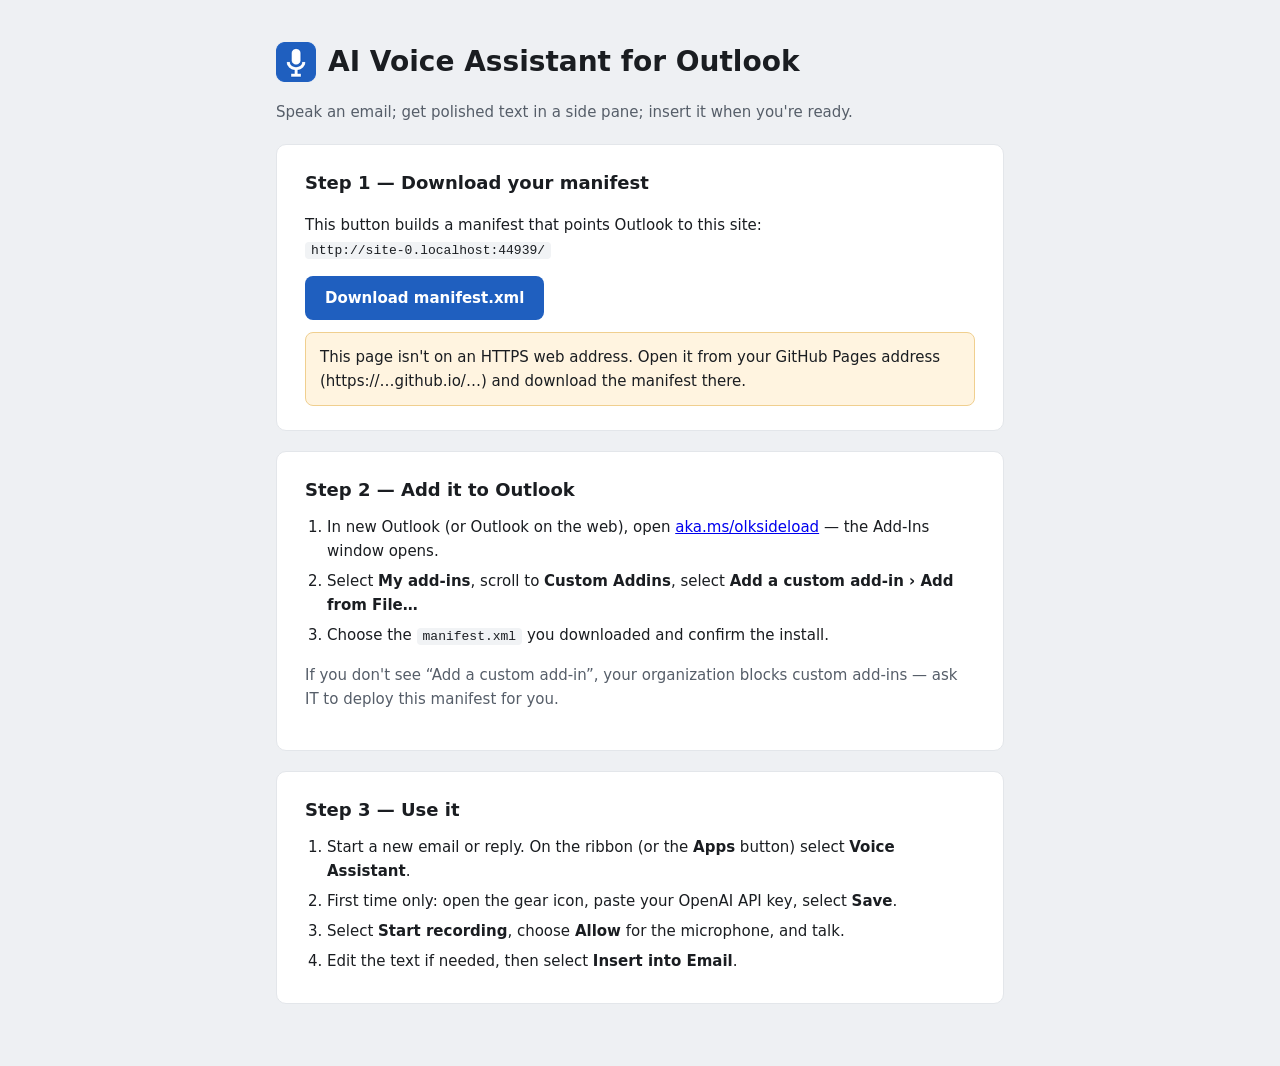
<file: index.html>
<!doctype html>
<html lang="en">
<head>
<meta charset="utf-8">
<meta name="viewport" content="width=device-width, initial-scale=1">
<title>AI Voice Assistant — Setup</title>
<style>
:root{--ink:#1A1D21;--muted:#565E69;--line:#E3E6EA;--accent:#1F5FBF;--accent-dk:#174A96}
*{box-sizing:border-box}
body{margin:0;background:#EEF0F3;color:var(--ink);font-family:"Segoe UI",system-ui,sans-serif;font-size:15px;line-height:1.6}
main{max-width:760px;margin:0 auto;padding:40px 16px 64px}
.card{background:#fff;border:1px solid var(--line);border-radius:10px;padding:24px 28px;margin-top:20px}
h1{font-size:28px;margin:0 0 4px;display:flex;align-items:center;gap:12px}
h2{font-size:18px;margin:0 0 10px}
.muted{color:var(--muted)}
code{background:#F1F3F5;border-radius:4px;padding:1px 6px;font-family:Consolas,monospace;font-size:13px;word-break:break-all}
ol{padding-left:22px;margin:8px 0 0}
li{margin:6px 0}
button{height:44px;padding:0 20px;border:none;border-radius:8px;background:var(--accent);color:#fff;font:inherit;font-weight:600;cursor:pointer}
button:hover{background:var(--accent-dk)}
button:focus-visible{outline:2px solid var(--accent);outline-offset:2px}
.warn{background:#FFF4E0;border:1px solid #F0CF8F;border-radius:8px;padding:12px 14px;margin-top:12px}
</style>
</head>
<body>
<main>
  <h1><img src="assets/icon-64.png" alt="" width="40" height="40">AI Voice Assistant for Outlook</h1>
  <p class="muted">Speak an email; get polished text in a side pane; insert it when you're ready.</p>

  <section class="card">
    <h2>Step 1 — Download your manifest</h2>
    <p>This button builds a manifest that points Outlook to this site:<br><code id="base"></code></p>
    <button type="button" id="dl">Download manifest.xml</button>
    <div id="localWarn" class="warn" hidden>This page isn't on an HTTPS web address. Open it from your GitHub Pages address (https://…github.io/…) and download the manifest there.</div>
  </section>

  <section class="card">
    <h2>Step 2 — Add it to Outlook</h2>
    <ol>
      <li>In new Outlook (or Outlook on the web), open <a href="https://aka.ms/olksideload" target="_blank" rel="noopener">aka.ms/olksideload</a> — the Add-Ins window opens.</li>
      <li>Select <b>My add-ins</b>, scroll to <b>Custom Addins</b>, select <b>Add a custom add-in › Add from File…</b></li>
      <li>Choose the <code>manifest.xml</code> you downloaded and confirm the install.</li>
    </ol>
    <p class="muted">If you don't see “Add a custom add-in”, your organization blocks custom add-ins — ask IT to deploy this manifest for you.</p>
  </section>

  <section class="card">
    <h2>Step 3 — Use it</h2>
    <ol>
      <li>Start a new email or reply. On the ribbon (or the <b>Apps</b> button) select <b>Voice Assistant</b>.</li>
      <li>First time only: open the gear icon, paste your OpenAI API key, select <b>Save</b>.</li>
      <li>Select <b>Start recording</b>, choose <b>Allow</b> for the microphone, and talk.</li>
      <li>Edit the text if needed, then select <b>Insert into Email</b>.</li>
    </ol>
  </section>
</main>
<script>
(function () {
  var base = location.href.replace(/[?#].*$/, '').replace(/index\.html$/, '').replace(/\/?$/, '/');
  document.getElementById('base').textContent = base;
  if (location.protocol !== 'https:') document.getElementById('localWarn').hidden = false;

  function esc(s) { return s.replace(/&/g, '&amp;').replace(/"/g, '&quot;').replace(/</g, '&lt;'); }

  function manifest(b) {
    b = esc(b);
    return '<?xml version="1.0" encoding="UTF-8"?>\n' +
'<OfficeApp xmlns="http://schemas.microsoft.com/office/appforoffice/1.1" xmlns:xsi="http://www.w3.org/2001/XMLSchema-instance" xmlns:bt="http://schemas.microsoft.com/office/officeappbasictypes/1.0" xmlns:mailappor="http://schemas.microsoft.com/office/mailappversionoverrides/1.0" xsi:type="MailApp">\n' +
'  <Id>3f27f8d8-22ba-4906-8fdc-8961483e37e8</Id>\n' +
'  <Version>1.0.0.0</Version>\n' +
'  <ProviderName>C2 Technologies</ProviderName>\n' +
'  <DefaultLocale>en-US</DefaultLocale>\n' +
'  <DisplayName DefaultValue="AI Voice Assistant"/>\n' +
'  <Description DefaultValue="Dictate an email in English and insert polished text into your draft."/>\n' +
'  <IconUrl DefaultValue="' + b + 'assets/icon-64.png"/>\n' +
'  <HighResolutionIconUrl DefaultValue="' + b + 'assets/icon-128.png"/>\n' +
'  <SupportUrl DefaultValue="' + b + '"/>\n' +
'  <Hosts>\n    <Host Name="Mailbox"/>\n  </Hosts>\n' +
'  <Requirements>\n    <Sets>\n      <Set Name="Mailbox" MinVersion="1.5"/>\n    </Sets>\n  </Requirements>\n' +
'  <FormSettings>\n    <Form xsi:type="ItemEdit">\n      <DesktopSettings>\n        <SourceLocation DefaultValue="' + b + 'taskpane.html"/>\n      </DesktopSettings>\n    </Form>\n  </FormSettings>\n' +
'  <Permissions>ReadWriteItem</Permissions>\n' +
'  <Rule xsi:type="RuleCollection" Mode="Or">\n    <Rule xsi:type="ItemIs" ItemType="Message" FormType="Edit"/>\n  </Rule>\n' +
'  <DisableEntityHighlighting>false</DisableEntityHighlighting>\n' +
'  <VersionOverrides xmlns="http://schemas.microsoft.com/office/mailappversionoverrides" xsi:type="VersionOverridesV1_0">\n' +
'    <Requirements>\n      <bt:Sets DefaultMinVersion="1.5">\n        <bt:Set Name="Mailbox"/>\n      </bt:Sets>\n    </Requirements>\n' +
'    <Hosts>\n      <Host xsi:type="MailHost">\n        <DesktopFormFactor>\n' +
'          <ExtensionPoint xsi:type="MessageComposeCommandSurface">\n' +
'            <OfficeTab id="TabDefault">\n' +
'              <Group id="aivaGroup">\n' +
'                <Label resid="Group.Label"/>\n' +
'                <Control xsi:type="Button" id="aivaOpenPane">\n' +
'                  <Label resid="Button.Label"/>\n' +
'                  <Supertip>\n                    <Title resid="Button.Label"/>\n                    <Description resid="Button.Tooltip"/>\n                  </Supertip>\n' +
'                  <Icon>\n                    <bt:Image size="16" resid="Icon.16"/>\n                    <bt:Image size="32" resid="Icon.32"/>\n                    <bt:Image size="80" resid="Icon.80"/>\n                  </Icon>\n' +
'                  <Action xsi:type="ShowTaskpane">\n                    <SourceLocation resid="Taskpane.Url"/>\n                  </Action>\n' +
'                </Control>\n' +
'              </Group>\n' +
'            </OfficeTab>\n' +
'          </ExtensionPoint>\n' +
'        </DesktopFormFactor>\n      </Host>\n    </Hosts>\n' +
'    <Resources>\n' +
'      <bt:Images>\n' +
'        <bt:Image id="Icon.16" DefaultValue="' + b + 'assets/icon-16.png"/>\n' +
'        <bt:Image id="Icon.32" DefaultValue="' + b + 'assets/icon-32.png"/>\n' +
'        <bt:Image id="Icon.80" DefaultValue="' + b + 'assets/icon-80.png"/>\n' +
'      </bt:Images>\n' +
'      <bt:Urls>\n        <bt:Url id="Taskpane.Url" DefaultValue="' + b + 'taskpane.html"/>\n      </bt:Urls>\n' +
'      <bt:ShortStrings>\n        <bt:String id="Group.Label" DefaultValue="AI Voice"/>\n        <bt:String id="Button.Label" DefaultValue="Voice Assistant"/>\n      </bt:ShortStrings>\n' +
'      <bt:LongStrings>\n        <bt:String id="Button.Tooltip" DefaultValue="Dictate your email and insert polished text."/>\n      </bt:LongStrings>\n' +
'    </Resources>\n' +
'  </VersionOverrides>\n' +
'</OfficeApp>\n';
  }

  document.getElementById('dl').addEventListener('click', function () {
    var blob = new Blob([manifest(base)], { type: 'application/xml' });
    var a = document.createElement('a');
    a.href = URL.createObjectURL(blob);
    a.download = 'manifest.xml';
    document.body.appendChild(a); a.click(); a.remove();
    setTimeout(function () { URL.revokeObjectURL(a.href); }, 2000);
  });

  window.__manifest = manifest;
})();
</script>
</body>
</html>
</file>
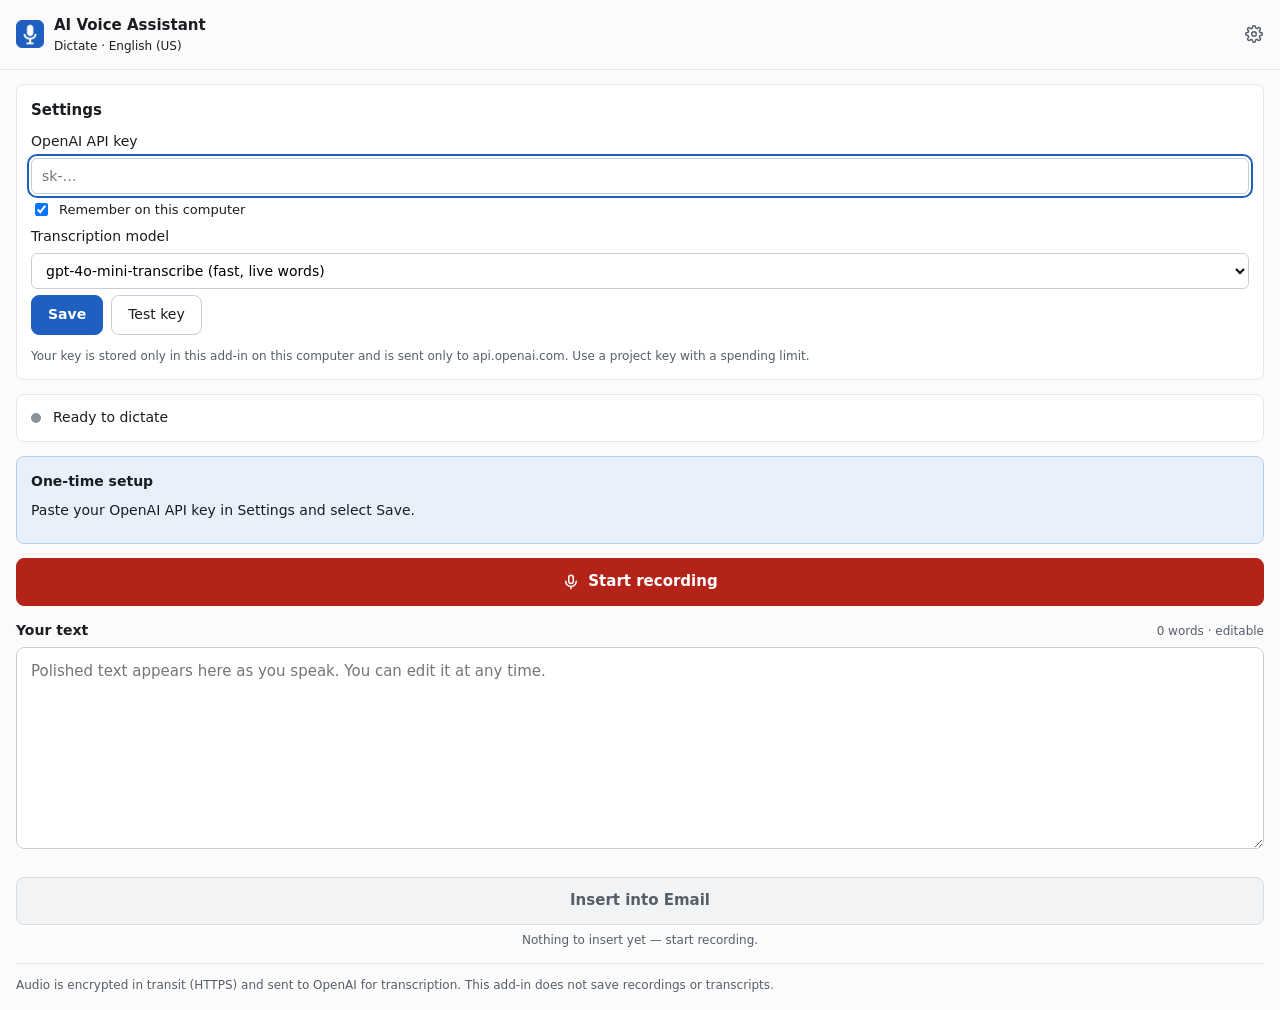
<file: taskpane.html>
<!doctype html>
<html lang="en">
<head>
<meta charset="utf-8">
<meta name="viewport" content="width=device-width, initial-scale=1">
<title>AI Voice Assistant</title>
<script src="https://appsforoffice.microsoft.com/lib/1/hosted/office.js"></script>
<link rel="stylesheet" href="taskpane.css">
</head>
<body>
<main class="pane">

  <header class="head">
    <img src="assets/icon-32.png" alt="" width="28" height="28">
    <div class="head-text">
      <div class="title">AI Voice Assistant</div>
      <div class="sub">Dictate · English (US)</div>
    </div>
    <button type="button" id="btnSettings" class="icon-btn" aria-label="Settings" aria-expanded="false" aria-controls="settings">
      <svg aria-hidden="true" width="18" height="18" viewBox="0 0 24 24" fill="none" stroke="currentColor" stroke-width="2" stroke-linecap="round" stroke-linejoin="round"><circle cx="12" cy="12" r="3"></circle><path d="M19.4 15a1.7 1.7 0 0 0 .3 1.8l.1.1a2 2 0 1 1-2.8 2.8l-.1-.1a1.7 1.7 0 0 0-1.8-.3 1.7 1.7 0 0 0-1 1.5V21a2 2 0 1 1-4 0v-.1a1.7 1.7 0 0 0-1.1-1.5 1.7 1.7 0 0 0-1.8.3l-.1.1a2 2 0 1 1-2.8-2.8l.1-.1a1.7 1.7 0 0 0 .3-1.8 1.7 1.7 0 0 0-1.5-1H3a2 2 0 1 1 0-4h.1a1.7 1.7 0 0 0 1.5-1.1 1.7 1.7 0 0 0-.3-1.8l-.1-.1a2 2 0 1 1 2.8-2.8l.1.1a1.7 1.7 0 0 0 1.8.3H9a1.7 1.7 0 0 0 1-1.5V3a2 2 0 1 1 4 0v.1a1.7 1.7 0 0 0 1 1.5 1.7 1.7 0 0 0 1.8-.3l.1-.1a2 2 0 1 1 2.8 2.8l-.1.1a1.7 1.7 0 0 0-.3 1.8V9a1.7 1.7 0 0 0 1.5 1H21a2 2 0 1 1 0 4h-.1a1.7 1.7 0 0 0-1.5 1z"></path></svg>
    </button>
  </header>

  <section id="settings" class="card settings" hidden aria-labelledby="settingsTitle">
    <h2 id="settingsTitle">Settings</h2>
    <label for="apiKey">OpenAI API key</label>
    <input id="apiKey" type="password" autocomplete="off" spellcheck="false" placeholder="sk-…">
    <label class="check"><input id="rememberKey" type="checkbox" checked> Remember on this computer</label>
    <label for="model">Transcription model</label>
    <select id="model">
      <option value="gpt-4o-mini-transcribe">gpt-4o-mini-transcribe (fast, live words)</option>
      <option value="gpt-4o-transcribe">gpt-4o-transcribe (most accurate, live words)</option>
      <option value="whisper-1">whisper-1 (phrase at a time)</option>
    </select>
    <div class="row">
      <button type="button" id="btnSaveSettings" class="btn primary">Save</button>
      <button type="button" id="btnTestKey" class="btn">Test key</button>
    </div>
    <p id="settingsMsg" class="small" role="status"></p>
    <p class="small muted">Your key is stored only in this add-in on this computer and is sent only to api.openai.com. Use a project key with a spending limit.</p>
  </section>

  <div id="status" class="card status" role="status" aria-live="polite">
    <span id="statusDot" class="dot dot-idle" aria-hidden="true"></span>
    <span id="statusText" class="status-text">Ready to dictate</span>
    <span id="level" class="lvl" aria-hidden="true" hidden><span></span><span></span><span></span><span></span><span></span></span>
    <span id="elapsed" class="mono" hidden>00:00</span>
  </div>

  <div id="alert" class="alert" role="alert" hidden>
    <div id="alertTitle" class="alert-title"></div>
    <div id="alertBody" class="alert-body"></div>
    <div class="row"><button type="button" id="alertAction" class="btn primary" hidden></button></div>
  </div>

  <div class="row controls">
    <button type="button" id="btnStart" class="btn rec big">
      <svg aria-hidden="true" width="18" height="18" viewBox="0 0 24 24" fill="none" stroke="currentColor" stroke-width="2" stroke-linecap="round" stroke-linejoin="round"><rect x="9" y="3" width="6" height="11" rx="3"></rect><path d="M5 11a7 7 0 0 0 14 0"></path><path d="M12 18v3"></path></svg>
      <span id="startLabel">Start recording</span>
    </button>
    <button type="button" id="btnPause" class="btn big" hidden>Pause</button>
    <button type="button" id="btnResume" class="btn rec big" hidden>Resume</button>
    <button type="button" id="btnStop" class="btn big" hidden>Stop</button>
  </div>

  <div class="field">
    <div class="field-head">
      <label for="draft">Your text</label>
      <span id="wordCount" class="small muted">0 words · editable</span>
    </div>
    <div class="editor">
      <textarea id="draft" placeholder="Polished text appears here as you speak. You can edit it at any time."></textarea>
      <div id="live" class="live" hidden>
        <div class="live-head">Hearing <span id="livePending" class="pending"></span></div>
        <div id="liveText" class="live-text">Listening…</div>
      </div>
    </div>
    <p id="editedNote" class="small accent" hidden>Your edits are locked in. New speech is added after your text — never over it.</p>
  </div>

  <div id="notice" class="notice" role="status" hidden>
    <span id="noticeText"></span>
    <button type="button" id="btnRestore" class="btn small-btn" hidden>Put text back in editor</button>
  </div>

  <div class="spacer"></div>

  <div class="actions">
    <button type="button" id="btnInsert" class="btn primary big" disabled aria-describedby="insertHint">Insert into Email</button>
    <p id="insertHint" class="small muted center">Nothing to insert yet — start recording.</p>
    <button type="button" id="btnClear" class="link-btn" hidden>Clear text</button>
  </div>

  <footer class="foot small muted">
    Audio is encrypted in transit (HTTPS) and sent to OpenAI for transcription. This add-in does not save recordings or transcripts.
  </footer>
</main>
<script src="taskpane.js"></script>
</body>
</html>
</file>
<file: taskpane.css>
:root{
  --ink:#1A1D21; --muted:#565E69; --line:#E3E6EA; --line2:#C9CED6;
  --ground:#FBFBFC; --card:#FFFFFF; --accent:#1F5FBF; --accent-dk:#174A96; --accent-bg:#E8F0FB;
  --rec:#B42318; --amber:#8A5300; --ok:#1E6B3E;
}
*{box-sizing:border-box}
[hidden]{display:none !important}
html,body{margin:0;height:100%}
body{background:var(--ground);color:var(--ink);font-family:"Segoe UI","Segoe UI Variable",system-ui,sans-serif;font-size:14px;line-height:1.5}
.pane{min-height:100%;display:flex;flex-direction:column;gap:14px;padding:0 16px 16px}
.head{display:flex;align-items:center;gap:10px;padding:14px 0;border-bottom:1px solid var(--line);margin:0 -16px;padding-left:16px;padding-right:8px}
.head-text{flex:1 1 auto}
.title{font-weight:600;font-size:15px}
.sub,.small{font-size:12px}
.muted{color:var(--muted)}
.accent{color:var(--accent-dk)}
.center{text-align:center}
.mono{font-family:Consolas,"Cascadia Mono",monospace;font-size:13px}
.icon-btn{width:36px;height:36px;border:none;background:transparent;border-radius:6px;color:var(--muted);display:flex;align-items:center;justify-content:center;cursor:pointer}
.icon-btn:hover{background:#EEF0F3}
.card{background:var(--card);border:1px solid var(--line);border-radius:8px}
.settings{padding:14px;display:flex;flex-direction:column;gap:6px}
.settings h2{margin:0 0 4px;font-size:15px}
.settings input[type=password],.settings select{height:36px;border:1px solid var(--line2);border-radius:6px;padding:0 10px;font:inherit;background:#fff}
.check{display:flex;align-items:center;gap:8px;font-size:13px}
.status{display:flex;align-items:center;gap:12px;padding:12px 14px;min-height:48px}
.status-text{flex:1 1 auto;font-weight:500}
.dot{width:10px;height:10px;border-radius:50%;flex:0 0 auto}
.dot-idle{background:#8A929C}
.dot-busy{background:var(--accent);animation:pulse 1.2s ease-in-out infinite}
.dot-rec{background:var(--rec);animation:pulse 1.2s ease-in-out infinite}
.dot-paused{background:var(--amber);border-radius:2px}
.dot-ok{background:var(--ok)}
.dot-err{background:var(--rec)}
.st-rec{color:var(--rec);font-weight:600}
.st-paused{color:var(--amber);font-weight:600}
.st-err{color:var(--rec);font-weight:600}
.lvl{display:flex;align-items:center;gap:3px;height:20px}
.lvl span{display:block;width:3px;height:20px;border-radius:2px;background:var(--rec);transform:scaleY(.2);transition:transform 80ms linear}
@keyframes pulse{0%,100%{opacity:1}50%{opacity:.35}}
.alert{padding:14px;border-radius:8px;display:flex;flex-direction:column;gap:8px}
.alert.err{background:#FDECEA;border:1px solid #F3B8B2}
.alert.err .alert-title{color:#8C1C13}
.alert.warn{background:#FFF4E0;border:1px solid #F0CF8F}
.alert.warn .alert-title{color:#6B4100}
.alert.info{background:var(--accent-bg);border:1px solid #B9CDEB}
.alert-title{font-weight:600}
.alert-body{white-space:pre-line}
.row{display:flex;gap:8px;flex-wrap:wrap}
.btn{height:40px;padding:0 16px;border:1px solid var(--line2);border-radius:8px;background:#fff;color:var(--ink);font:inherit;font-weight:500;cursor:pointer;display:inline-flex;align-items:center;justify-content:center;gap:8px}
.btn:hover{background:#F4F5F7}
.btn.big{height:48px;font-size:15px;flex:1 1 0}
.btn.primary{background:var(--accent);border-color:var(--accent);color:#fff;font-weight:600}
.btn.primary:hover{background:var(--accent-dk)}
.btn.rec{background:var(--rec);border-color:var(--rec);color:#fff;font-weight:600}
.btn.rec:hover{background:#931C13}
.btn:disabled,.btn.primary:disabled{background:#F1F3F5;border-color:#D9DDE3;color:var(--muted);cursor:not-allowed}
.small-btn{height:34px;padding:0 12px;font-size:13px}
.link-btn{border:none;background:transparent;color:#3F4650;text-decoration:underline;font:inherit;cursor:pointer;padding:8px;align-self:center}
button:focus-visible,textarea:focus-visible,input:focus-visible,select:focus-visible{outline:2px solid var(--accent);outline-offset:2px}
.field{display:flex;flex-direction:column;gap:6px}
.field-head{display:flex;justify-content:space-between;align-items:baseline;gap:8px}
.field-head label{font-weight:600}
.editor{border:1px solid var(--line2);border-radius:8px;background:#fff;overflow:hidden}
.editor:focus-within{border-color:var(--accent)}
textarea{display:block;width:100%;min-height:200px;resize:vertical;border:none;padding:12px 14px;font:inherit;font-size:15px;line-height:1.55;color:var(--ink);background:transparent}
textarea:focus-visible{outline:none}
.live{border-top:1px dashed #D9DDE3;padding:10px 14px;background:#F7F8FA}
.live-head{font-size:11px;letter-spacing:.06em;text-transform:uppercase;color:var(--muted);font-weight:600}
.pending{text-transform:none;letter-spacing:0;font-weight:500;color:var(--accent-dk)}
.live-text{font-style:italic;color:var(--muted);font-size:15px}
.notice{padding:12px 14px;border-radius:8px;background:#E8F5EC;border:1px solid #B5DCC2;color:#14482A;display:flex;flex-direction:column;gap:8px;align-items:flex-start}
.spacer{flex:1 1 auto}
.actions{display:flex;flex-direction:column;gap:6px}
.actions .btn.big{flex:0 0 auto;width:100%}
.actions p{margin:0}
.foot{border-top:1px solid var(--line);padding-top:12px}
p{margin:0}
@media (prefers-reduced-motion: reduce){.dot-busy,.dot-rec{animation:none}}
</file>
